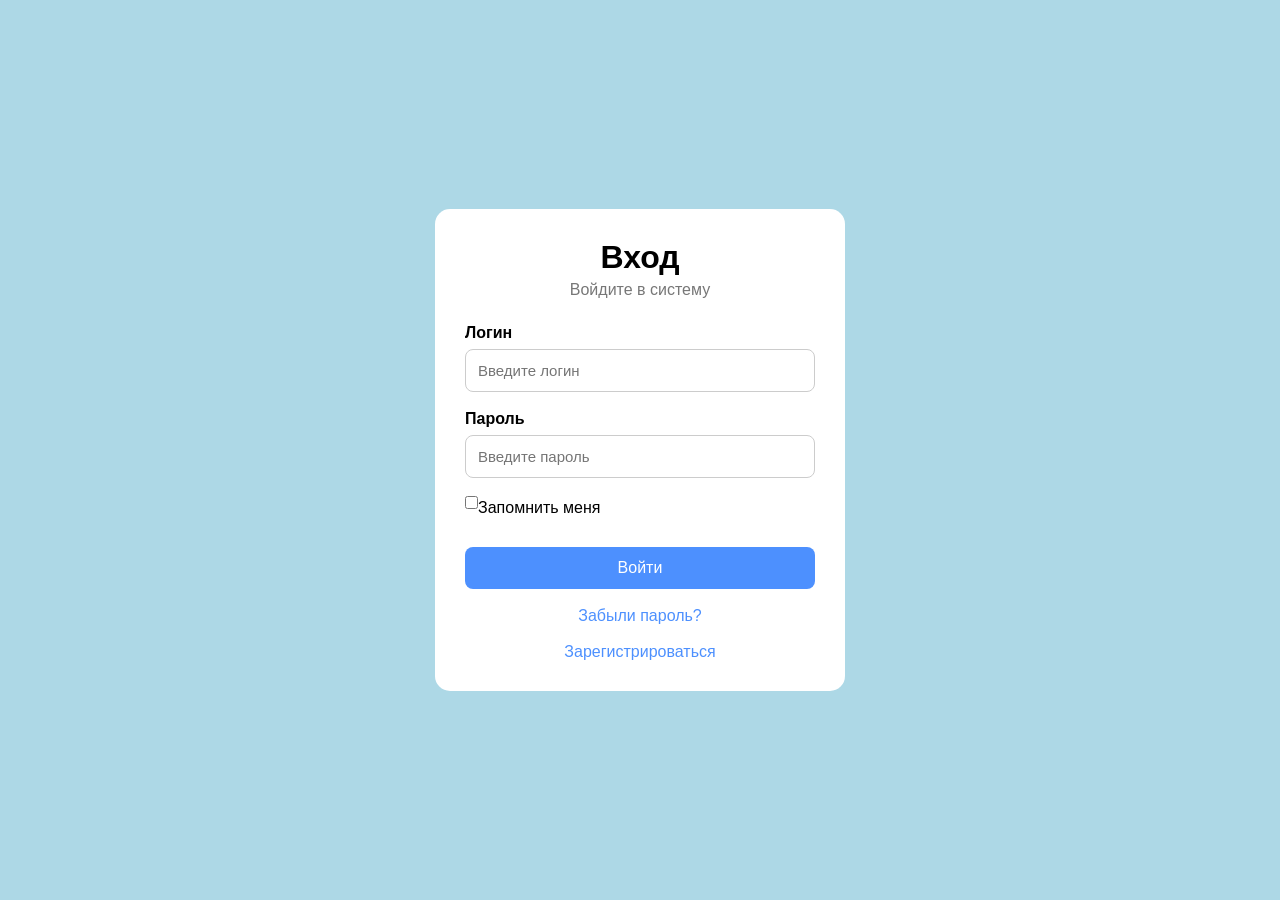
<file: side registration/index.html>
<!DOCTYPE html>
<html lang="en">
<head>
    <meta charset="UTF-8">
    <meta name="viewport" content="width=device-width, initial-scale=1.0">
    <title>Document</title>
    <link rel="stylesheet" href="style.css">
</head>
<body>
    <main>
        <div class="login">
            <h1>Вход</h1>
            <p>Войдите в систему</p>
            <div class="login-form">
                <span>Логин</span>
                <input type="text" placeholder="Введите логин" id="login">
                <span>Пароль</span>
                <input type="password" placeholder="Введите пароль" id="password">
                <div class="remember">
                    <input type="checkbox">
                    <span>Запомнить меня</span>
                </div>
                <button>Войти</button>
                <a href="forgot.html">Забыли пароль?</a>
                <a href="register.html">Зарегистрироваться</a>
            </div>
        </div>
    </main>
</body>
</html>
</file>
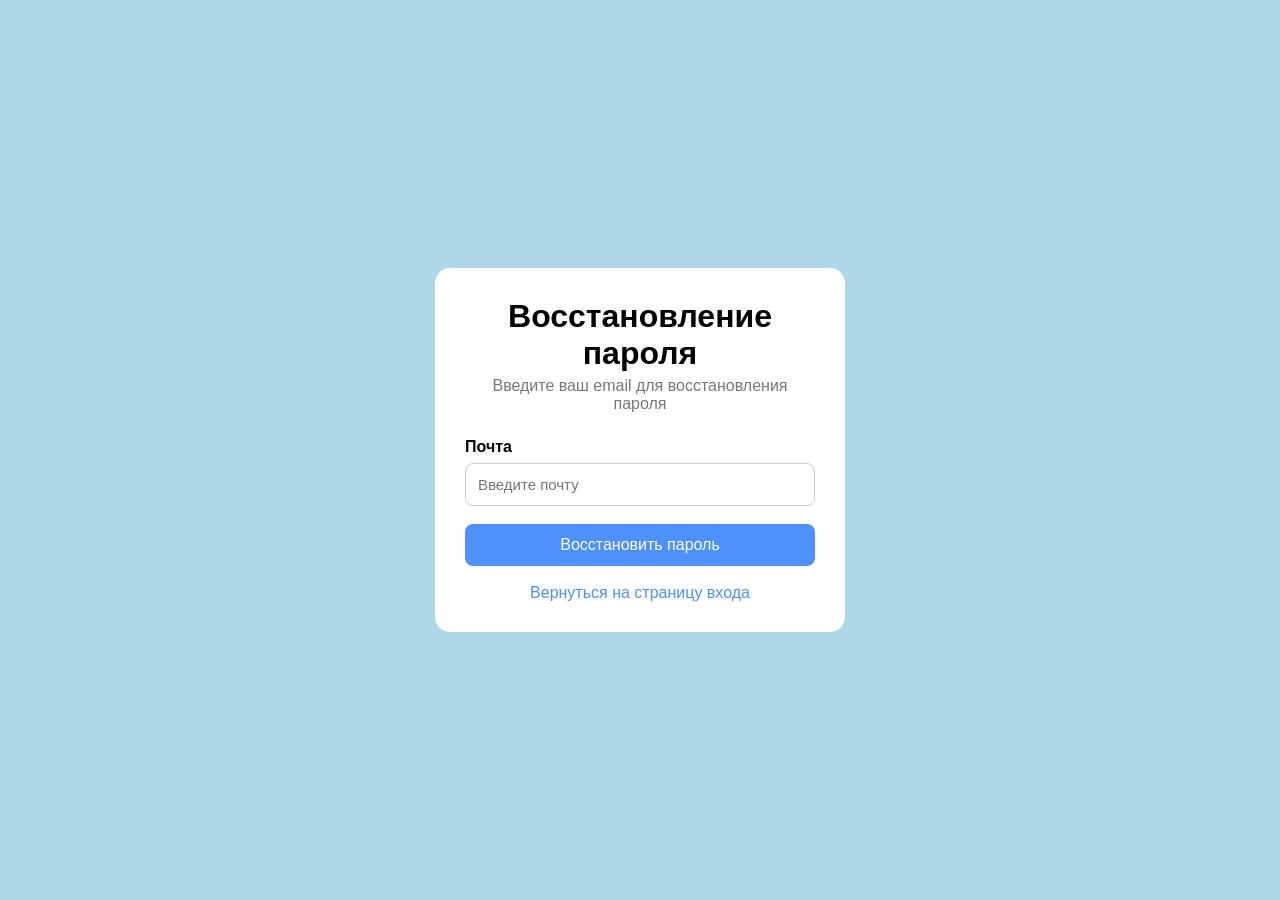
<file: side registration/forgot.html>
<!DOCTYPE html>
<html lang="en">
<head>
    <meta charset="UTF-8">
    <meta name="viewport" content="width=device-width, initial-scale=1.0">
    <title>Document</title>
    <link rel="stylesheet" href="style.css">
</head>
<body>
    <main>
        <div class="login">
            <h1>Восстановление пароля</h1>
            <p>Введите ваш email для восстановления пароля</p>
            <div class="login-form">
                <span>Почта</span>
                <input type="email" placeholder="Введите почту" id="email">
                <button type="button">Восстановить пароль</button>
                <a href="index.html">Вернуться на страницу входа</a>
            </div>
        </div>
    </main>
</body>
</html>
</file>
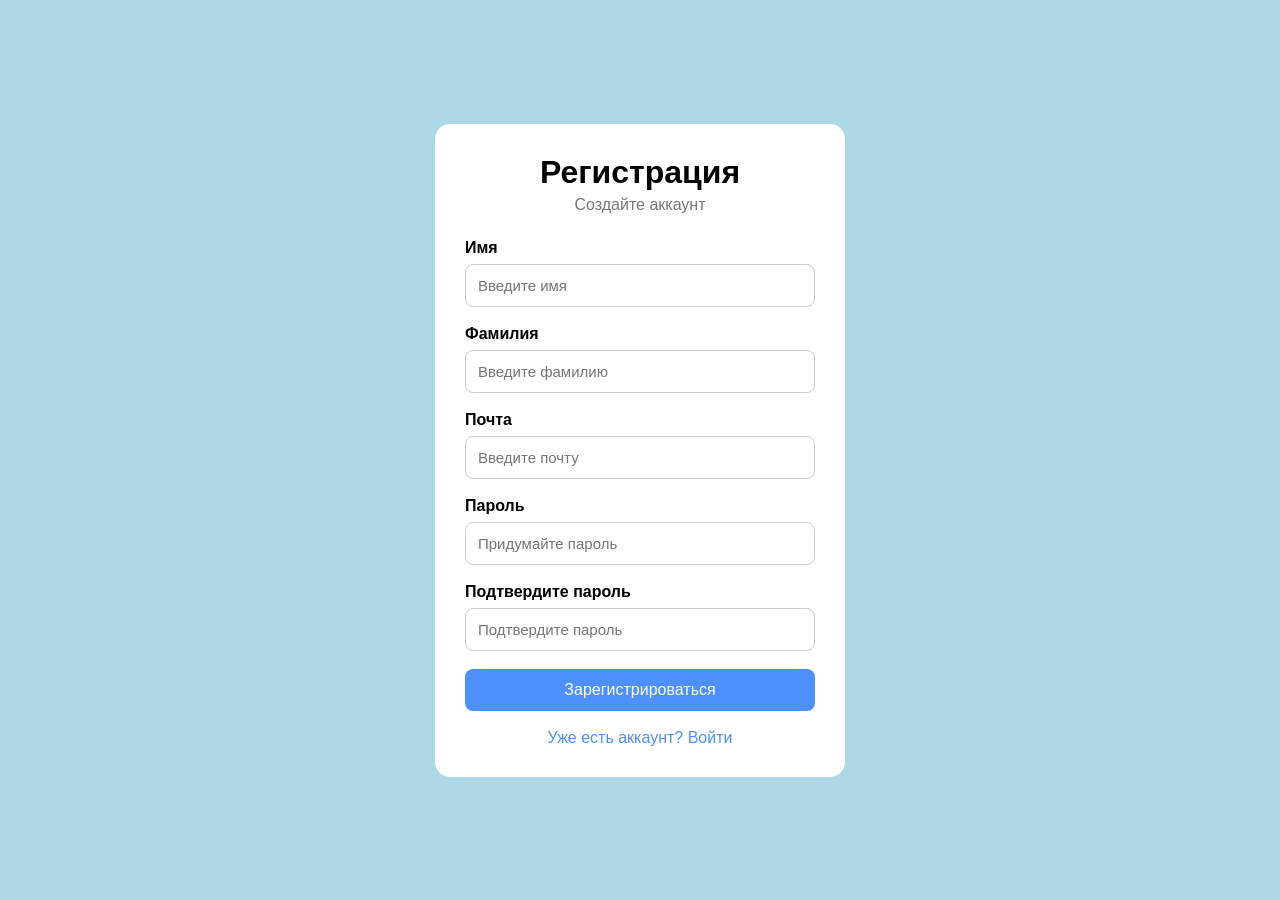
<file: side registration/register.html>
<!DOCTYPE html>
<html lang="ru">
<head>
    <meta charset="UTF-8">
    <meta name="viewport" content="width=device-width, initial-scale=1.0">
    <title>Регистрация</title>
    <link rel="stylesheet" href="style.css">
</head>
<body>
    <main>
        <div class="login">
            <h1>Регистрация</h1>
            <p>Создайте аккаунт</p>
            <div class="login-form">
                <span>Имя</span>
                <input type="text" placeholder="Введите имя" id="name">
                <span>Фамилия</span>
                <input type="text" placeholder="Введите фамилию" id="surname">
                <span>Почта</span>
                <input type="email" placeholder="Введите почту" id="email">
                <span>Пароль</span>
                <input type="password" placeholder="Придумайте пароль" id="password">
                <span>Подтвердите пароль</span>
                <input type="password" placeholder="Подтвердите пароль" id="confirm-password">
                <button type="button">Зарегистрироваться</button>
                <a href="index.html">Уже есть аккаунт? Войти</a>
            </div>
        </div>
    </main>
</body>
</html>
</file>
<file: side registration/style.css>
* {
    margin: 0;
    padding: 0;
    
}

body {
    font-family: Arial, sans-serif;
    display: flex;
    justify-content: center;
    align-items: center;
    align-items: center;
    background-color: lightblue;

    min-height: 100vh;
}

.login {
    width: 350px;
    padding: 30px;
    background: white;
    border-radius: 15px;
}

h1 {
    text-align: center;
    margin-bottom: 5px;
}

p {
    text-align: center;
    color: #777;
    margin-bottom: 25px;
}

.login-form {
    display: flex;
    flex-direction: column;
}

span {
    margin-bottom: 7px;
    font-weight: bold;
}

input {
    padding: 12px;
    margin-bottom: 18px;
    border: 1px solid #ccc;
    border-radius: 8px;

    font-size: 15px;
}

input:focus {
    outline: none;
    border-color: #4d90fe;
}

.remember {
    display: flex;
    align-items: center;
    margin-bottom: 20px;
}

.remember span {
    font-weight: normal;
}

button {
    padding: 12px;
    border: none;
    border-radius: 8px;
    
    background: #4d90fe;
    color: white;

    font-size: 16px;
    cursor: pointer;
}

button:hover {
    background: #357ae8;
}

a {
    text-align: center;
    margin-top: 18px;
    color: #4d90fe;
    text-decoration: none;
}
</file>
